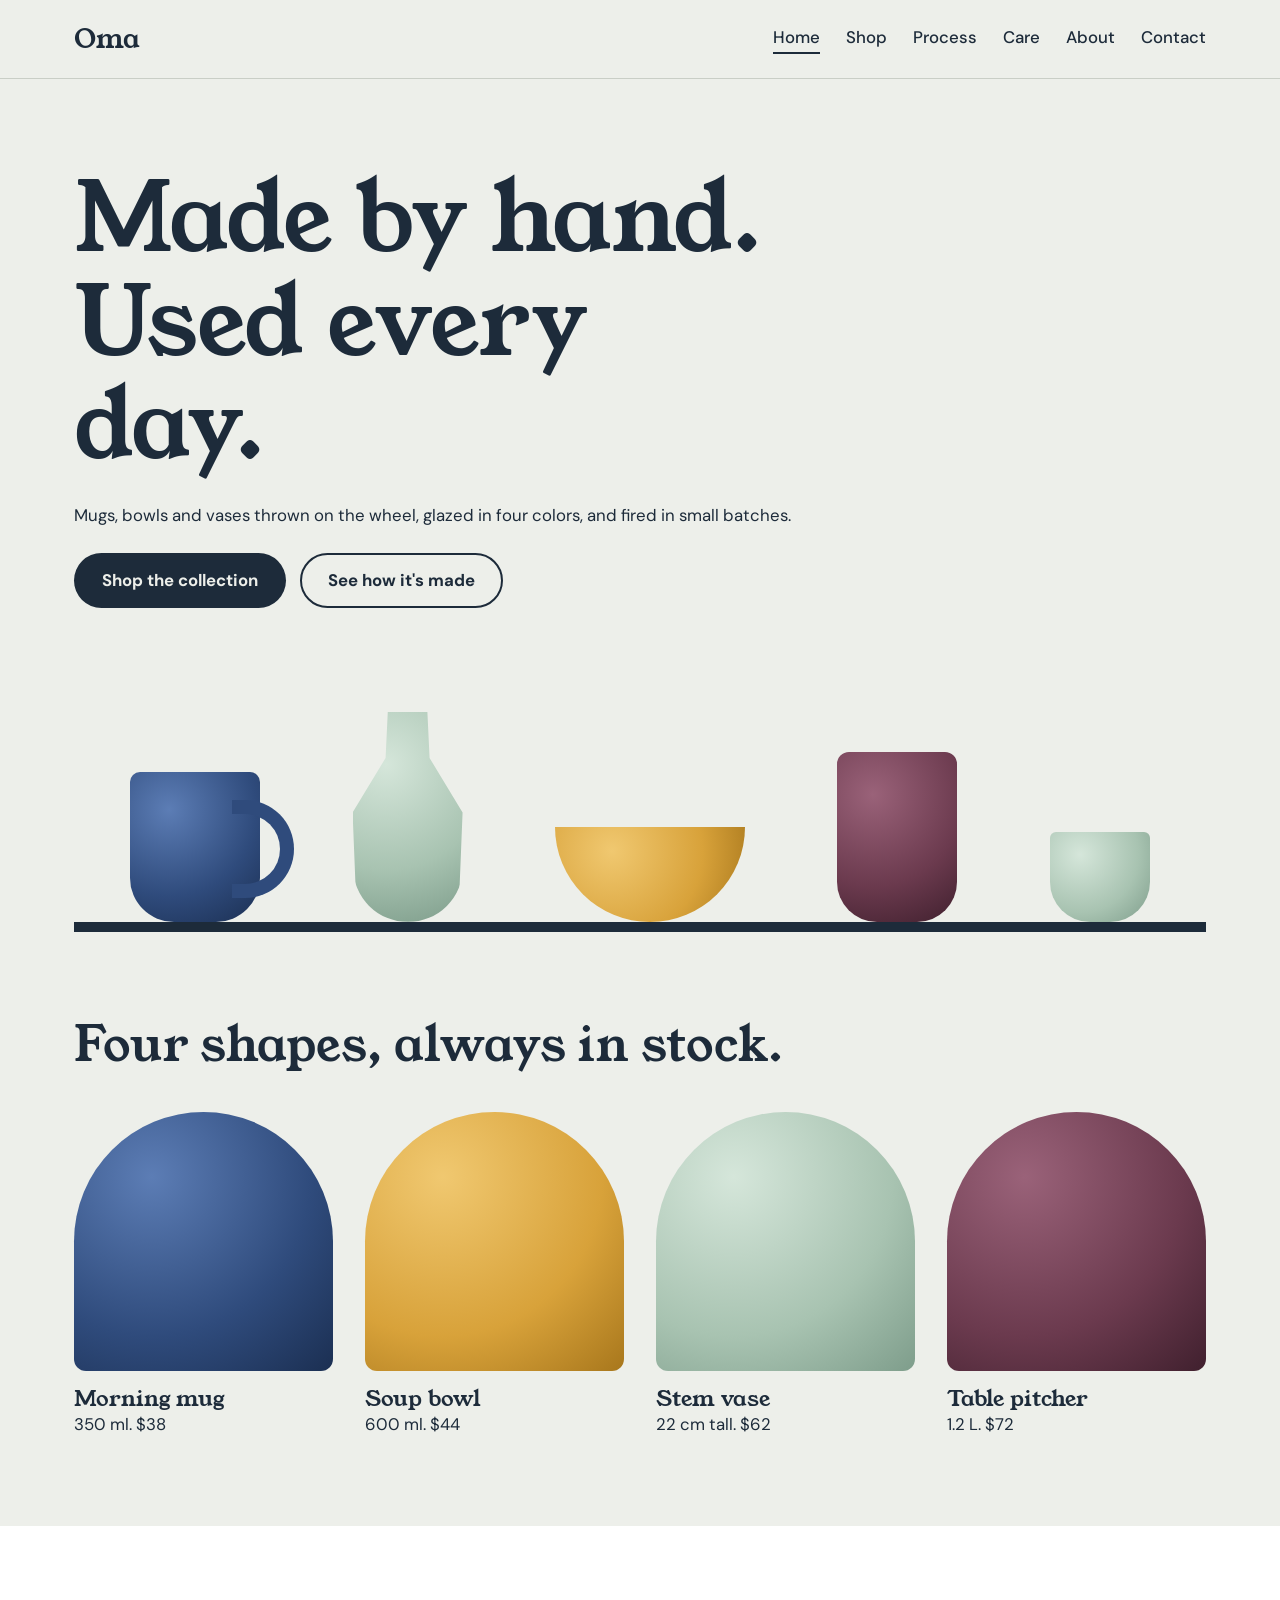
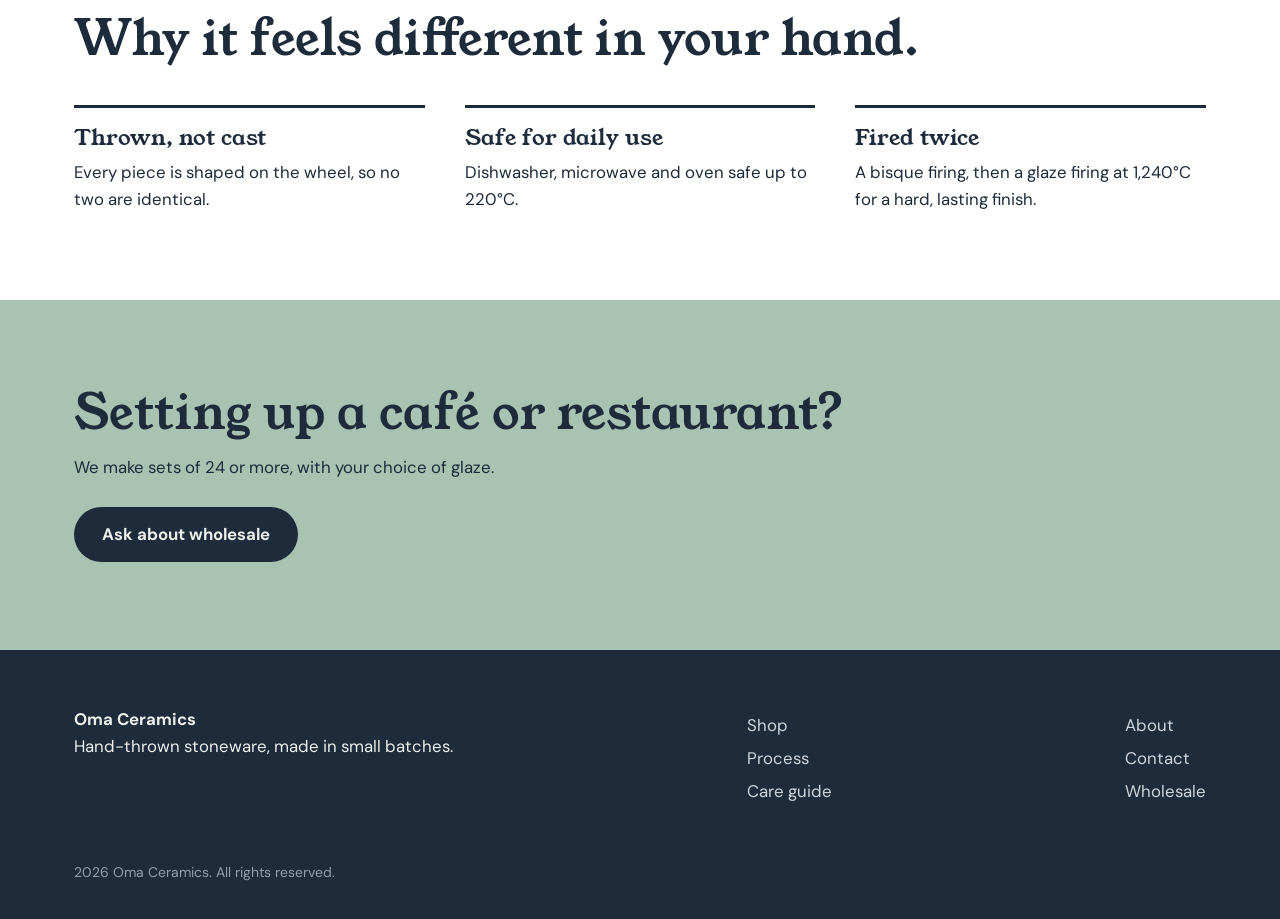
<file: index.html>
<!doctype html>
<html lang="en">
  <head>
    <meta charset="utf-8" />
    <meta name="viewport" content="width=device-width,initial-scale=1" />
    <title>Hand-thrown stoneware | Oma Ceramics</title>
    <meta
      name="description"
      content="Hand-thrown stoneware mugs, bowls and vases made in small batches."
    />
    <link rel="stylesheet" href="css/base.css" />
    <link rel="stylesheet" href="css/index.css" />
    <script src="js/index.js" defer></script>
  </head>
  <body>
    <header>
      <div class="wrap">
        <a class="logo" href="index.html">Oma</a>
        <nav>
          <a href="index.html" aria-current="page">Home</a
          ><a href="shop.html">Shop</a><a href="process.html">Process</a
          ><a href="care.html">Care</a><a href="about.html">About</a
          ><a href="contact.html">Contact</a>
        </nav>
      </div>
    </header>
    <main>
      <section class="hero">
        <div class="wrap">
          <h1>Made by hand. Used every day.</h1>
          <p>
            Mugs, bowls and vases thrown on the wheel, glazed in four colors,
            and fired in small batches.
          </p>
          <p class="cta">
            <a class="btn" href="shop.html">Shop the collection</a>
            <a class="btn alt" href="process.html">See how it's made</a>
          </p>
          <div
            class="shelf"
            role="img"
            aria-label="Illustration of five glazed vessels on a shelf"
          >
            <span class="vessel mug g-cobalt"></span
            ><span class="vessel vase g-celadon"></span
            ><span class="vessel bowl g-ochre"></span
            ><span class="vessel pitcher g-plum"></span
            ><span class="vessel cup g-celadon"></span>
          </div>
        </div>
      </section>
      <section class="picks">
        <div class="wrap">
          <h2>Four shapes, always in stock.</h2>
          <div class="grid">
            <a href="product.html"
              ><span class="tile g-cobalt"></span>
              <h3>Morning mug</h3>
              <p>350 ml. $38</p></a
            >
            <a href="shop.html"
              ><span class="tile g-ochre"></span>
              <h3>Soup bowl</h3>
              <p>600 ml. $44</p></a
            >
            <a href="shop.html"
              ><span class="tile g-celadon"></span>
              <h3>Stem vase</h3>
              <p>22 cm tall. $62</p></a
            >
            <a href="shop.html"
              ><span class="tile g-plum"></span>
              <h3>Table pitcher</h3>
              <p>1.2 L. $72</p></a
            >
          </div>
        </div>
      </section>
      <section class="promise">
        <div class="wrap">
          <h2>Why it feels different in your hand.</h2>
          <ul>
            <li>
              <h3>Thrown, not cast</h3>
              <p>
                Every piece is shaped on the wheel, so no two are identical.
              </p>
            </li>
            <li>
              <h3>Safe for daily use</h3>
              <p>Dishwasher, microwave and oven safe up to 220°C.</p>
            </li>
            <li>
              <h3>Fired twice</h3>
              <p>
                A bisque firing, then a glaze firing at 1,240°C for a hard,
                lasting finish.
              </p>
            </li>
          </ul>
        </div>
      </section>
      <section class="band">
        <div class="wrap">
          <h2>Setting up a café or restaurant?</h2>
          <p>We make sets of 24 or more, with your choice of glaze.</p>
          <a class="btn" href="contact.html">Ask about wholesale</a>
        </div>
      </section>
    </main>
    <footer>
      <div class="wrap">
        <div>
          <strong>Oma Ceramics</strong><br />Hand-thrown stoneware, made in
          small batches.
        </div>
        <div>
          <a href="shop.html">Shop</a><a href="process.html">Process</a
          ><a href="care.html">Care guide</a>
        </div>
        <div>
          <a href="about.html">About</a><a href="contact.html">Contact</a
          ><a href="contact.html">Wholesale</a>
        </div>
        <small>2026 Oma Ceramics. All rights reserved.</small>
      </div>
    </footer>
  </body>
</html>
</file>
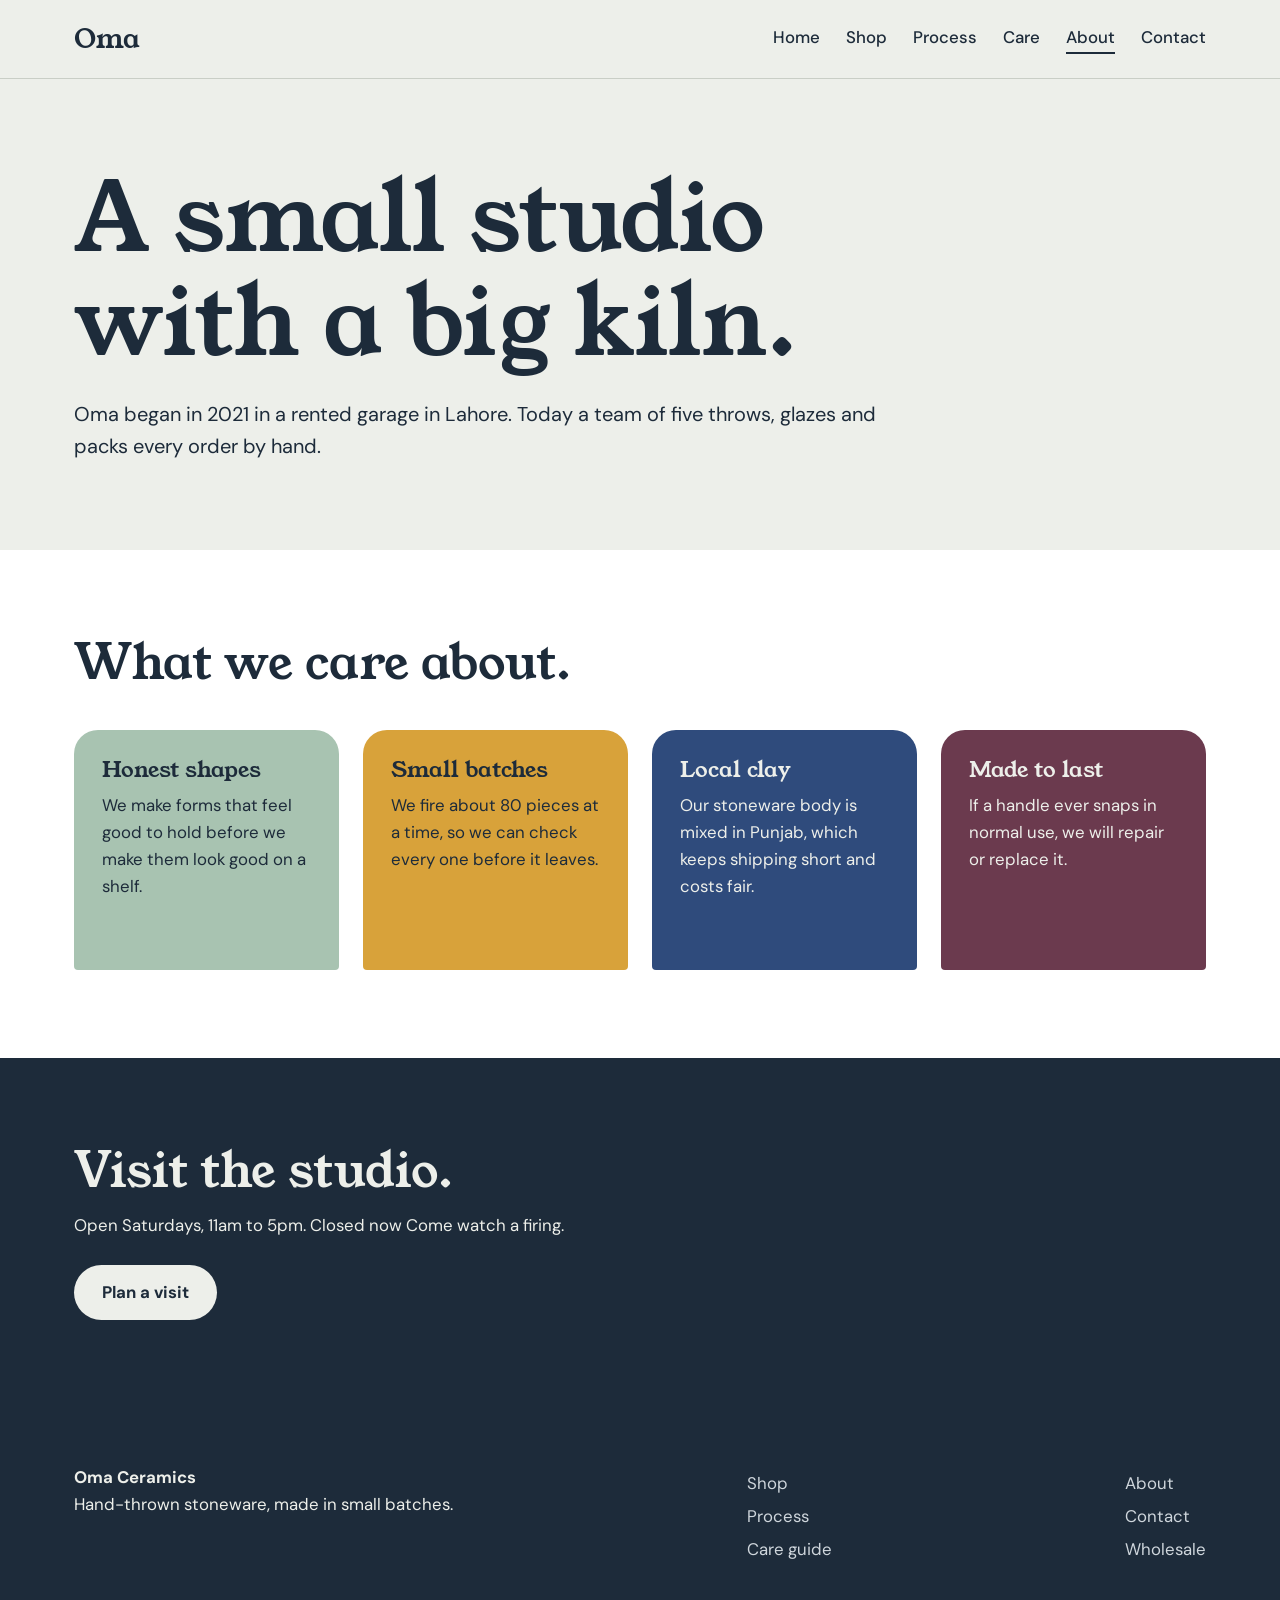
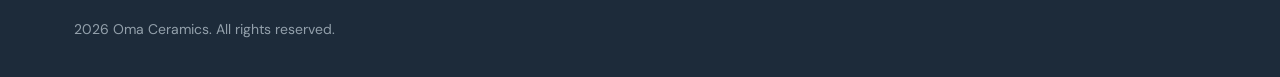
<file: about.html>
<!doctype html>
<html lang="en">
  <head>
    <meta charset="utf-8" />
    <meta name="viewport" content="width=device-width,initial-scale=1" />
    <title>About | Oma Ceramics</title>
    <meta
      name="description"
      content="Hand-thrown stoneware mugs, bowls and vases made in small batches."
    />
    <link rel="stylesheet" href="css/base.css" />
    <link rel="stylesheet" href="css/about.css" />
    <script src="js/about.js" defer></script>
  </head>
  <body>
    <header>
      <div class="wrap">
        <a class="logo" href="index.html">Oma</a>
        <nav>
          <a href="index.html">Home</a><a href="shop.html">Shop</a
          ><a href="process.html">Process</a><a href="care.html">Care</a
          ><a href="about.html" aria-current="page">About</a
          ><a href="contact.html">Contact</a>
        </nav>
      </div>
    </header>
    <main>
      <section class="intro">
        <div class="wrap">
          <h1>A small studio with a big kiln.</h1>
          <p>
            Oma began in 2021 in a rented garage in Lahore. Today a team of five
            throws, glazes and packs every order by hand.
          </p>
        </div>
      </section>
      <section class="vals">
        <div class="wrap">
          <h2>What we care about.</h2>
          <div class="cols">
            <div class="c1">
              <h3>Honest shapes</h3>
              <p>
                We make forms that feel good to hold before we make them look
                good on a shelf.
              </p>
            </div>
            <div class="c2">
              <h3>Small batches</h3>
              <p>
                We fire about 80 pieces at a time, so we can check every one
                before it leaves.
              </p>
            </div>
            <div class="c3">
              <h3>Local clay</h3>
              <p>
                Our stoneware body is mixed in Punjab, which keeps shipping
                short and costs fair.
              </p>
            </div>
            <div class="c4">
              <h3>Made to last</h3>
              <p>
                If a handle ever snaps in normal use, we will repair or replace
                it.
              </p>
            </div>
          </div>
        </div>
      </section>
      <section class="band">
        <div class="wrap">
          <h2>Visit the studio.</h2>
          <p>
            Open Saturdays, 11am to 5pm.
            <span class="status" data-studio-status></span> Come watch a firing.
          </p>
          <a class="btn" href="contact.html">Plan a visit</a>
        </div>
      </section>
    </main>
    <footer>
      <div class="wrap">
        <div>
          <strong>Oma Ceramics</strong><br />Hand-thrown stoneware, made in
          small batches.
        </div>
        <div>
          <a href="shop.html">Shop</a><a href="process.html">Process</a
          ><a href="care.html">Care guide</a>
        </div>
        <div>
          <a href="about.html">About</a><a href="contact.html">Contact</a
          ><a href="contact.html">Wholesale</a>
        </div>
        <small>2026 Oma Ceramics. All rights reserved.</small>
      </div>
    </footer>
  </body>
</html>
</file>
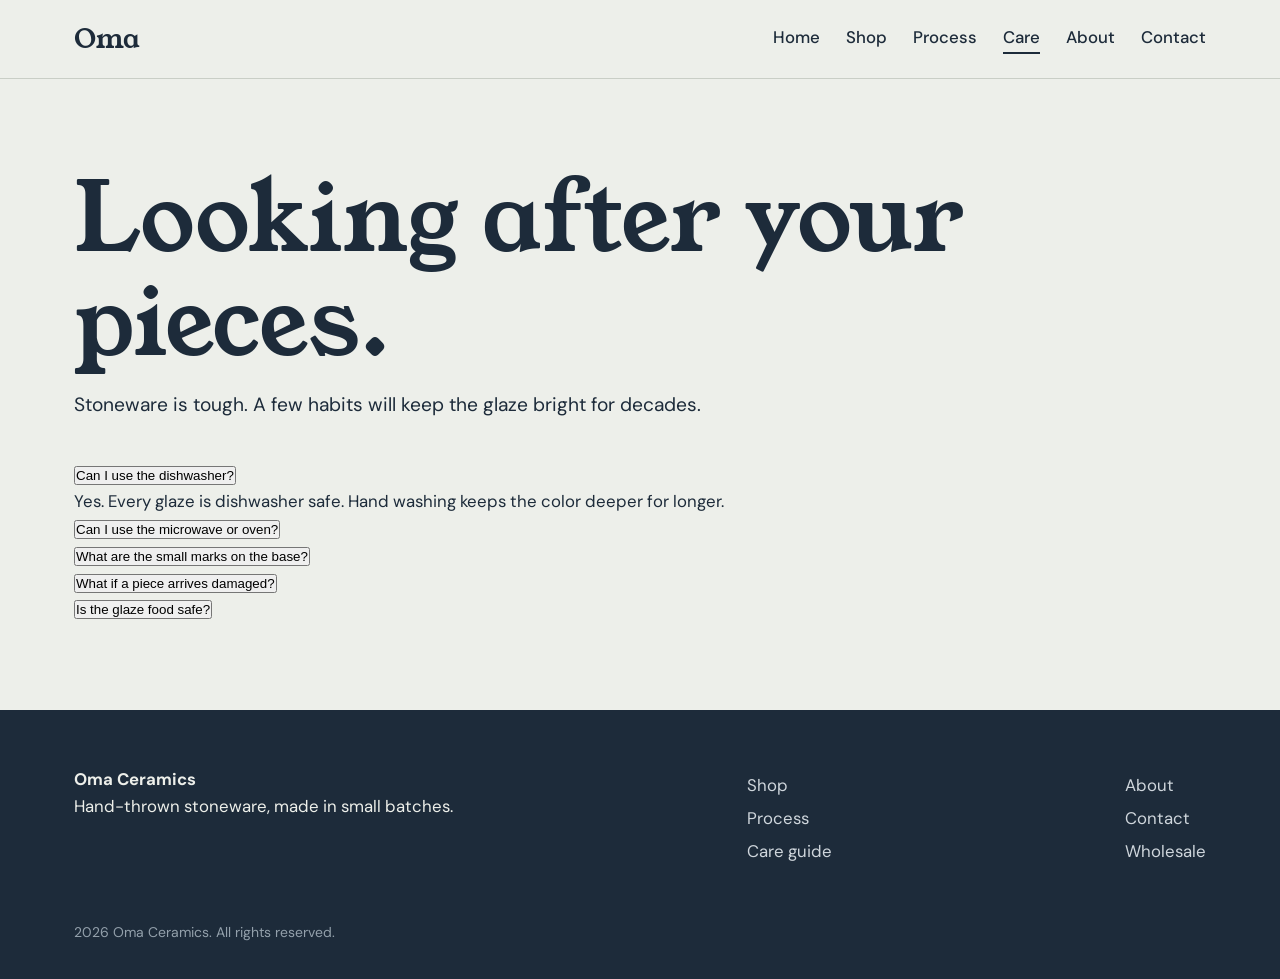
<file: care.html>
<!doctype html>
<html lang="en">
  <head>
    <meta charset="utf-8" />
    <meta name="viewport" content="width=device-width,initial-scale=1" />
    <title>Care guide | Oma Ceramics</title>
    <meta
      name="description"
      content="Hand-thrown stoneware mugs, bowls and vases made in small batches."
    />
    <link rel="stylesheet" href="css/base.css" />
    <link rel="stylesheet" href="css/care.css" />
    <script src="js/care.js" defer></script>
  </head>
  <body>
    <header>
      <div class="wrap">
        <a class="logo" href="index.html">Oma</a>
        <nav>
          <a href="index.html">Home</a><a href="shop.html">Shop</a
          ><a href="process.html">Process</a
          ><a href="care.html" aria-current="page">Care</a
          ><a href="about.html">About</a><a href="contact.html">Contact</a>
        </nav>
      </div>
    </header>
    <main>
      <section>
        <div class="wrap">
          <h1>Looking after your pieces.</h1>
          <p class="lead">
            Stoneware is tough. A few habits will keep the glaze bright for
            decades.
          </p>
          <div class="faq" data-accordion>
            <div class="acc-item">
              <button class="acc-btn" type="button" aria-expanded="true" aria-controls="faq-dishwasher">
                Can I use the dishwasher?
              </button>
              <div class="acc-panel" id="faq-dishwasher">
                <p>
                  Yes. Every glaze is dishwasher safe. Hand washing keeps the
                  color deeper for longer.
                </p>
              </div>
            </div>
            <div class="acc-item">
              <button class="acc-btn" type="button" aria-expanded="false" aria-controls="faq-heat">
                Can I use the microwave or oven?
              </button>
              <div class="acc-panel" id="faq-heat" hidden>
                <p>
                  Yes to both. Oven use is safe up to 220°C. Avoid moving a hot
                  piece straight onto a cold or wet surface.
                </p>
              </div>
            </div>
            <div class="acc-item">
              <button class="acc-btn" type="button" aria-expanded="false" aria-controls="faq-marks">
                What are the small marks on the base?
              </button>
              <div class="acc-panel" id="faq-marks" hidden>
                <p>
                  They are kiln stilt marks and wheel lines. They show the piece
                  was made by hand.
                </p>
              </div>
            </div>
            <div class="acc-item">
              <button class="acc-btn" type="button" aria-expanded="false" aria-controls="faq-damage">
                What if a piece arrives damaged?
              </button>
              <div class="acc-panel" id="faq-damage" hidden>
                <p>
                  Send us a photo within 7 days through the contact page and we
                  will replace it.
                </p>
              </div>
            </div>
            <div class="acc-item">
              <button class="acc-btn" type="button" aria-expanded="false" aria-controls="faq-food-safe">
                Is the glaze food safe?
              </button>
              <div class="acc-panel" id="faq-food-safe" hidden>
                <p>Yes. All glazes are lead-free and tested for food contact.</p>
              </div>
            </div>
          </div>
        </div>
      </section>
    </main>
    <footer>
      <div class="wrap">
        <div>
          <strong>Oma Ceramics</strong><br />Hand-thrown stoneware, made in
          small batches.
        </div>
        <div>
          <a href="shop.html">Shop</a><a href="process.html">Process</a
          ><a href="care.html">Care guide</a>
        </div>
        <div>
          <a href="about.html">About</a><a href="contact.html">Contact</a
          ><a href="contact.html">Wholesale</a>
        </div>
        <small>2026 Oma Ceramics. All rights reserved.</small>
      </div>
    </footer>
  </body>
</html>
</file>
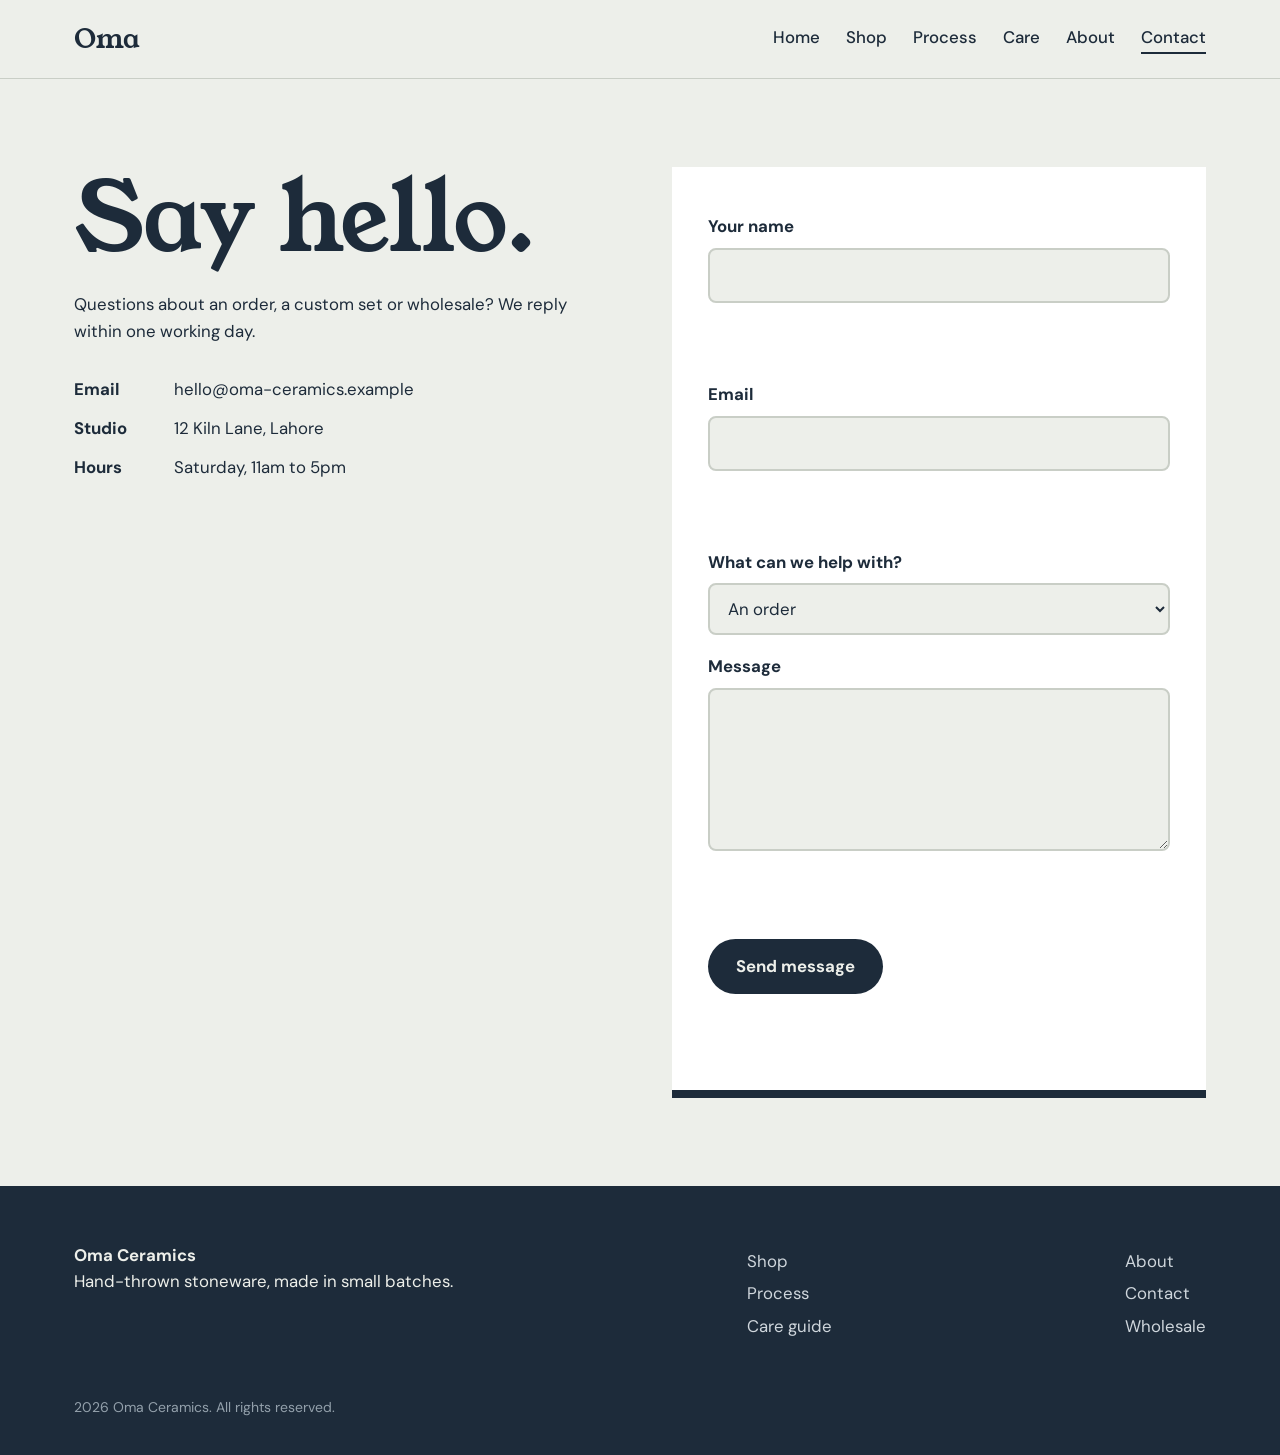
<file: contact.html>
<!doctype html>
<html lang="en">
  <head>
    <meta charset="utf-8" />
    <meta name="viewport" content="width=device-width,initial-scale=1" />
    <title>Contact | Oma Ceramics</title>
    <meta
      name="description"
      content="Hand-thrown stoneware mugs, bowls and vases made in small batches."
    />
    <link rel="stylesheet" href="css/base.css" />
    <link rel="stylesheet" href="css/contact.css" />
    <script src="js/contact.js" defer></script>
  </head>
  <body>
    <header>
      <div class="wrap">
        <a class="logo" href="index.html">Oma</a>
        <nav>
          <a href="index.html">Home</a><a href="shop.html">Shop</a
          ><a href="process.html">Process</a><a href="care.html">Care</a
          ><a href="about.html">About</a
          ><a href="contact.html" aria-current="page">Contact</a>
        </nav>
      </div>
    </header>
    <main>
      <section>
        <div class="wrap two">
          <div>
            <h1>Say hello.</h1>
            <p>
              Questions about an order, a custom set or wholesale? We reply
              within one working day.
            </p>
            <dl>
              <dt>Email</dt>
              <dd>hello@oma-ceramics.example</dd>
              <dt>Studio</dt>
              <dd>12 Kiln Lane, Lahore</dd>
              <dt>Hours</dt>
              <dd>Saturday, 11am to 5pm</dd>
            </dl>
          </div>
          <form action="#" method="post" novalidate data-contact-form>
            <label for="n">Your name</label>
            <input
              id="n"
              name="name"
              type="text"
              autocomplete="name"
              required
              aria-describedby="err-n"
            />
            <p class="err" id="err-n" aria-live="polite"></p>
            <label for="e">Email</label>
            <input
              id="e"
              name="email"
              type="email"
              autocomplete="email"
              required
              aria-describedby="err-e"
            />
            <p class="err" id="err-e" aria-live="polite"></p>
            <label for="t">What can we help with?</label>
            <select id="t" name="topic">
              <option>An order</option>
              <option>A custom set</option>
              <option>Wholesale</option>
              <option>Something else</option>
            </select>
            <label for="m">Message</label>
            <textarea
              id="m"
              name="message"
              rows="5"
              required
              aria-describedby="err-m"
            ></textarea>
            <p class="err" id="err-m" aria-live="polite"></p>
            <button class="btn" type="submit">Send message</button>
            <p class="form-status" id="form-status" role="status" aria-live="polite"></p>
          </form>
        </div>
      </section>
    </main>
    <footer>
      <div class="wrap">
        <div>
          <strong>Oma Ceramics</strong><br />Hand-thrown stoneware, made in
          small batches.
        </div>
        <div>
          <a href="shop.html">Shop</a><a href="process.html">Process</a
          ><a href="care.html">Care guide</a>
        </div>
        <div>
          <a href="about.html">About</a><a href="contact.html">Contact</a
          ><a href="contact.html">Wholesale</a>
        </div>
        <small>2026 Oma Ceramics. All rights reserved.</small>
      </div>
    </footer>
  </body>
</html>
</file>
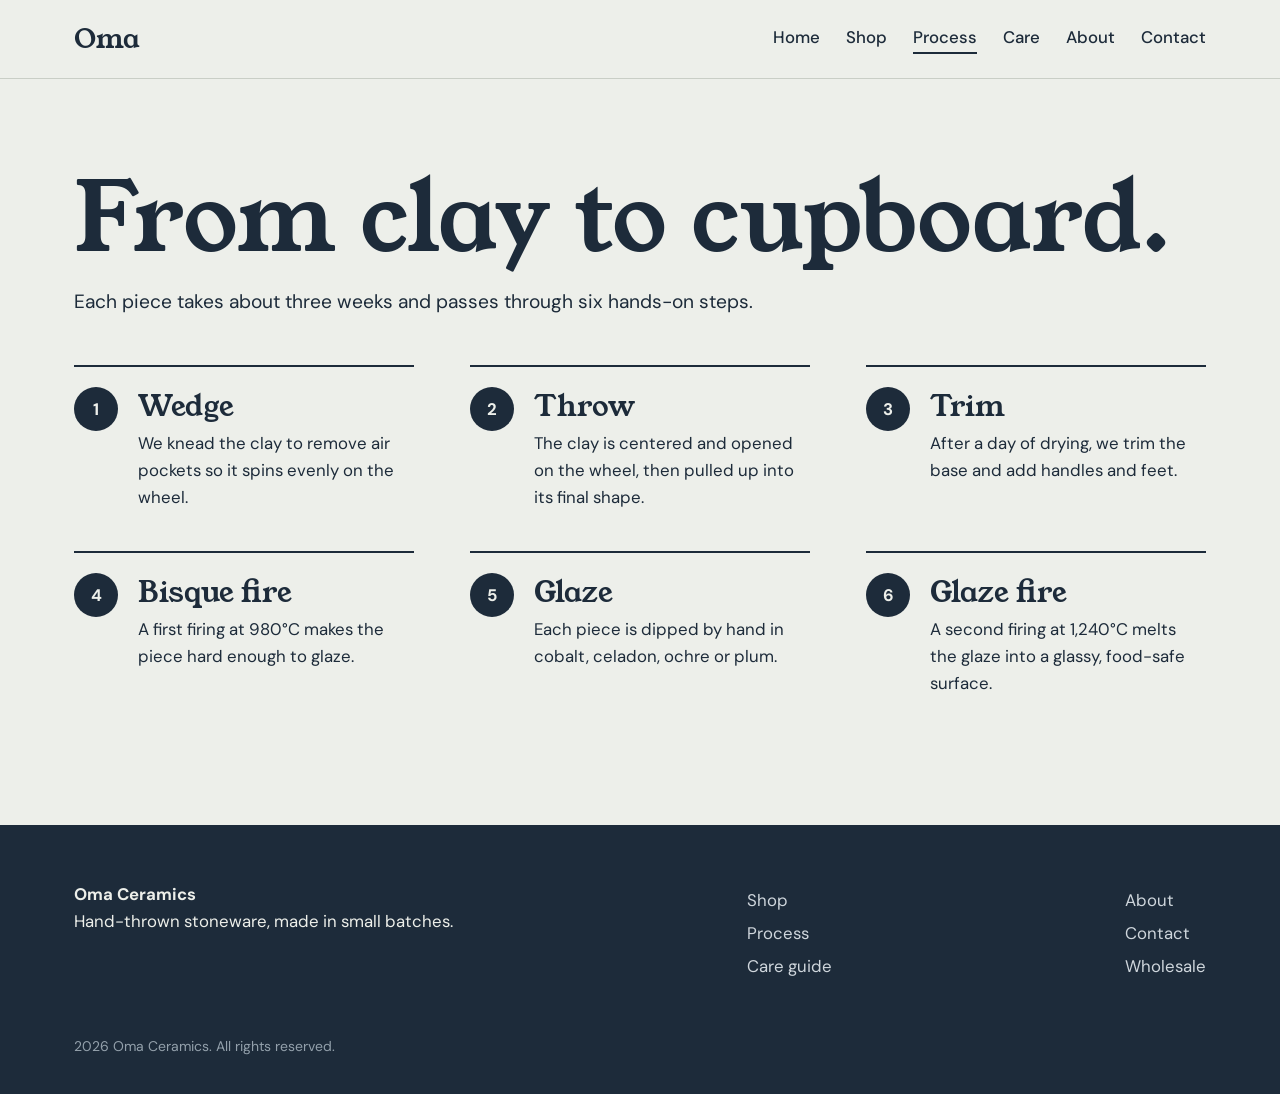
<file: process.html>
<!doctype html>
<html lang="en">
  <head>
    <meta charset="utf-8" />
    <meta name="viewport" content="width=device-width,initial-scale=1" />
    <title>Process | Oma Ceramics</title>
    <meta
      name="description"
      content="Hand-thrown stoneware mugs, bowls and vases made in small batches."
    />
    <link rel="stylesheet" href="css/base.css" />
    <link rel="stylesheet" href="css/process.css" />
    <script src="js/process.js" defer></script>
  </head>
  <body>
    <div class="read-progress" aria-hidden="true"><span></span></div>
    <header>
      <div class="wrap">
        <a class="logo" href="index.html">Oma</a>
        <nav>
          <a href="index.html">Home</a><a href="shop.html">Shop</a
          ><a href="process.html" aria-current="page">Process</a
          ><a href="care.html">Care</a><a href="about.html">About</a
          ><a href="contact.html">Contact</a>
        </nav>
      </div>
    </header>
    <main>
      <section>
        <div class="wrap">
          <h1>From clay to cupboard.</h1>
          <p class="lead">
            Each piece takes about three weeks and passes through six hands-on
            steps.
          </p>
          <ol class="steps">
            <li>
              <h2>Wedge</h2>
              <p>
                We knead the clay to remove air pockets so it spins evenly on
                the wheel.
              </p>
            </li>
            <li>
              <h2>Throw</h2>
              <p>
                The clay is centered and opened on the wheel, then pulled up
                into its final shape.
              </p>
            </li>
            <li>
              <h2>Trim</h2>
              <p>
                After a day of drying, we trim the base and add handles and
                feet.
              </p>
            </li>
            <li>
              <h2>Bisque fire</h2>
              <p>
                A first firing at 980°C makes the piece hard enough to glaze.
              </p>
            </li>
            <li>
              <h2>Glaze</h2>
              <p>
                Each piece is dipped by hand in cobalt, celadon, ochre or plum.
              </p>
            </li>
            <li>
              <h2>Glaze fire</h2>
              <p>
                A second firing at 1,240°C melts the glaze into a glassy,
                food-safe surface.
              </p>
            </li>
          </ol>
        </div>
      </section>
    </main>
    <footer>
      <div class="wrap">
        <div>
          <strong>Oma Ceramics</strong><br />Hand-thrown stoneware, made in
          small batches.
        </div>
        <div>
          <a href="shop.html">Shop</a><a href="process.html">Process</a
          ><a href="care.html">Care guide</a>
        </div>
        <div>
          <a href="about.html">About</a><a href="contact.html">Contact</a
          ><a href="contact.html">Wholesale</a>
        </div>
        <small>2026 Oma Ceramics. All rights reserved.</small>
      </div>
    </footer>
  </body>
</html>
</file>
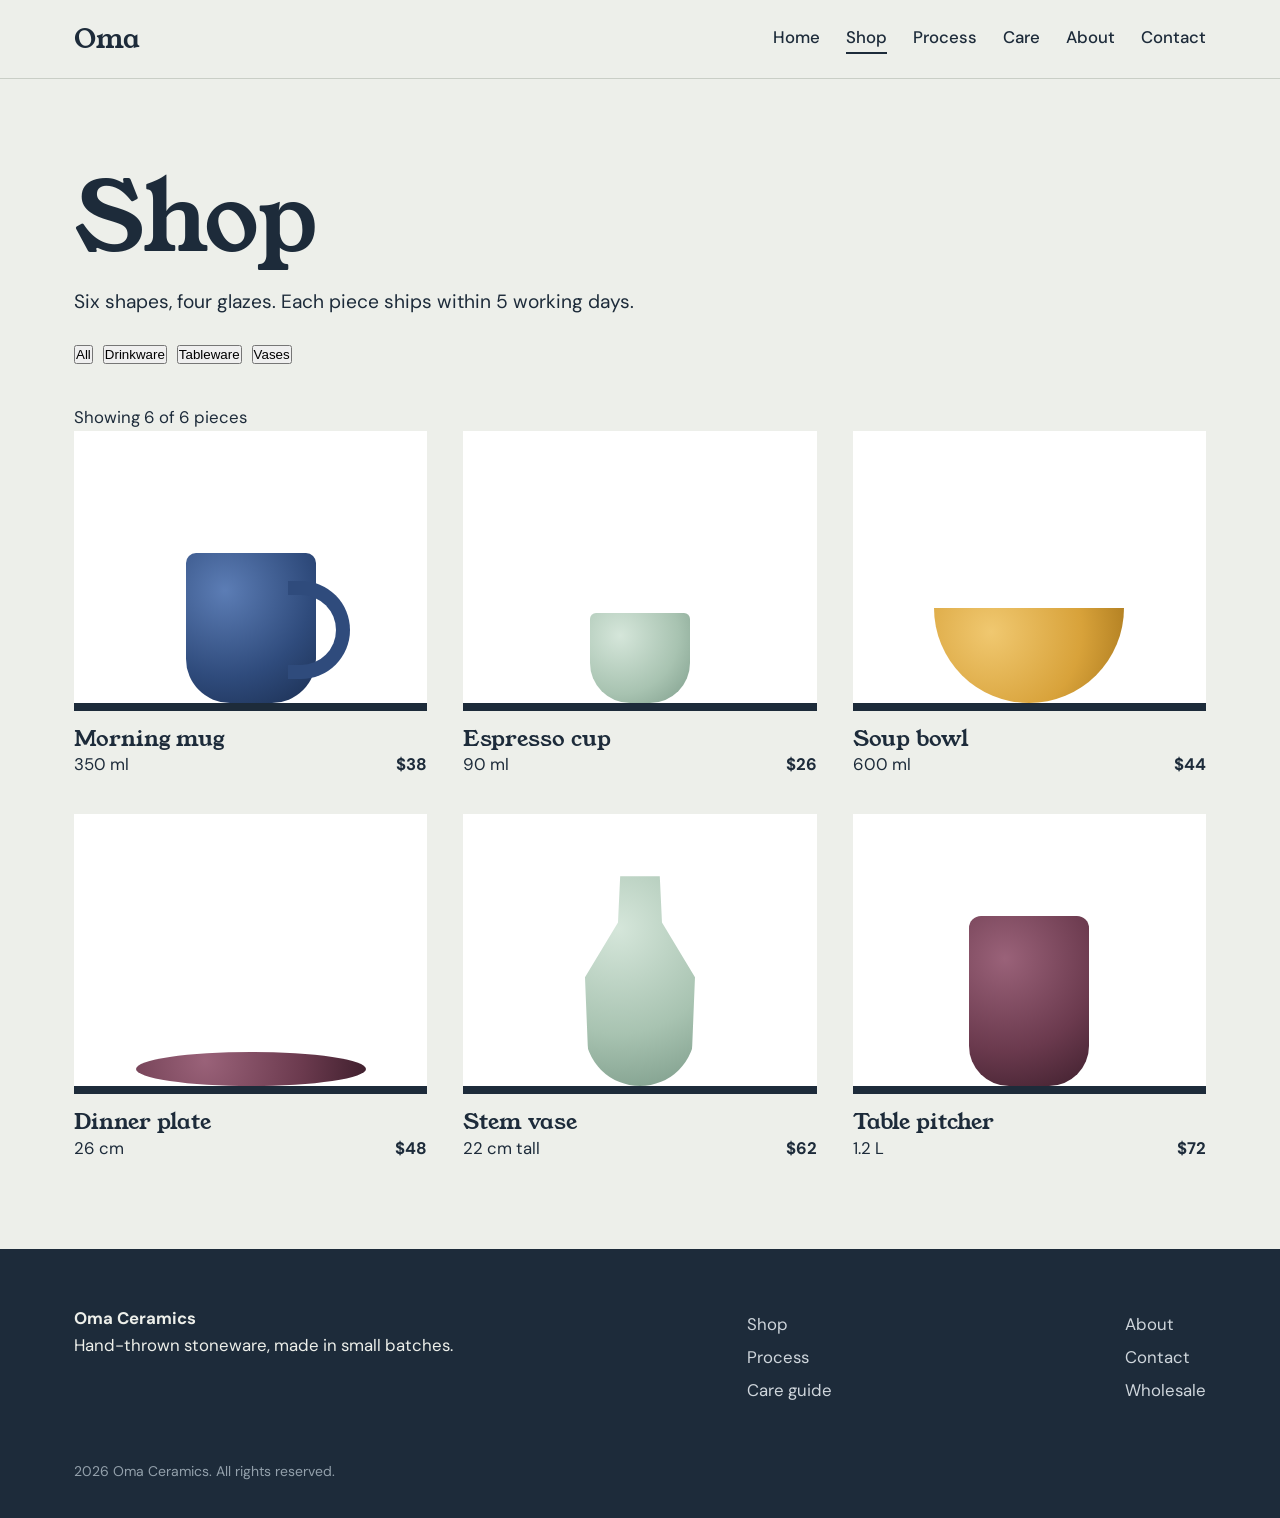
<file: shop.html>
<!doctype html>
<html lang="en">
  <head>
    <meta charset="utf-8" />
    <meta name="viewport" content="width=device-width,initial-scale=1" />
    <title>Shop | Oma Ceramics</title>
    <meta
      name="description"
      content="Hand-thrown stoneware mugs, bowls and vases made in small batches."
    />
    <link rel="stylesheet" href="css/base.css" />
    <link rel="stylesheet" href="css/shop.css" />
    <script src="js/shop.js" defer></script>
  </head>
  <body>
    <header>
      <div class="wrap">
        <a class="logo" href="index.html">Oma</a>
        <nav>
          <a href="index.html">Home</a
          ><a href="shop.html" aria-current="page">Shop</a
          ><a href="process.html">Process</a><a href="care.html">Care</a
          ><a href="about.html">About</a><a href="contact.html">Contact</a>
        </nav>
      </div>
    </header>
    <main>
      <section>
        <div class="wrap">
          <h1>Shop</h1>
          <p class="lead">
            Six shapes, four glazes. Each piece ships within 5 working days.
          </p>
          <div class="chips" role="group" aria-label="Filter products">
            <button type="button" class="chip on" data-filter="all" aria-pressed="true">
              All
            </button>
            <button type="button" class="chip" data-filter="drinkware" aria-pressed="false">
              Drinkware
            </button>
            <button type="button" class="chip" data-filter="tableware" aria-pressed="false">
              Tableware
            </button>
            <button type="button" class="chip" data-filter="vases" aria-pressed="false">
              Vases
            </button>
          </div>
          <p class="count" data-count aria-live="polite"></p>
          <div class="list">
            <a href="product.html" data-category="drinkware"
              ><span class="box"
                ><span class="vessel mug g-cobalt"></span
              ></span>
              <h3>Morning mug</h3>
              <p>350 ml<b>$38</b></p></a
            >
            <a href="product.html" data-category="drinkware"
              ><span class="box"
                ><span class="vessel cup g-celadon"></span
              ></span>
              <h3>Espresso cup</h3>
              <p>90 ml<b>$26</b></p></a
            >
            <a href="product.html" data-category="tableware"
              ><span class="box"
                ><span class="vessel bowl g-ochre"></span
              ></span>
              <h3>Soup bowl</h3>
              <p>600 ml<b>$44</b></p></a
            >
            <a href="product.html" data-category="tableware"
              ><span class="box"
                ><span class="vessel plate g-plum"></span
              ></span>
              <h3>Dinner plate</h3>
              <p>26 cm<b>$48</b></p></a
            >
            <a href="product.html" data-category="vases"
              ><span class="box"
                ><span class="vessel vase g-celadon"></span
              ></span>
              <h3>Stem vase</h3>
              <p>22 cm tall<b>$62</b></p></a
            >
            <a href="product.html" data-category="tableware"
              ><span class="box"
                ><span class="vessel pitcher g-plum"></span
              ></span>
              <h3>Table pitcher</h3>
              <p>1.2 L<b>$72</b></p></a
            >
          </div>
        </div>
      </section>
    </main>
    <footer>
      <div class="wrap">
        <div>
          <strong>Oma Ceramics</strong><br />Hand-thrown stoneware, made in
          small batches.
        </div>
        <div>
          <a href="shop.html">Shop</a><a href="process.html">Process</a
          ><a href="care.html">Care guide</a>
        </div>
        <div>
          <a href="about.html">About</a><a href="contact.html">Contact</a
          ><a href="contact.html">Wholesale</a>
        </div>
        <small>2026 Oma Ceramics. All rights reserved.</small>
      </div>
    </footer>
  </body>
</html>
</file>
<file: css/base.css>
@import url("https://fonts.googleapis.com/css2?family=Young+Serif&family=DM+Sans:wght@400;500;700&display=swap");
:root {
  --paper: #edefea;
  --ink: #1d2b3a;
  --cobalt: #2f4b7c;
  --celadon: #a8c3b1;
  --ochre: #d8a23a;
  --plum: #6b3a4e;
  --line: #c9cec6;
  --serif: "Young Serif", Georgia, serif;
  --sans: "DM Sans", system-ui, sans-serif;
}
* {
  box-sizing: border-box;
  margin: 0;
  padding: 0;
}
body {
  background: var(--paper);
  color: var(--ink);
  font: 400 1.05rem/1.6 var(--sans);
}
a {
  color: inherit;
}
:focus-visible {
  outline: 3px solid var(--cobalt);
  outline-offset: 3px;
}
h1,
h2,
h3 {
  font-family: var(--serif);
  font-weight: 400;
  line-height: 1.08;
}
h1 {
  font-size: clamp(2.8rem, 8vw, 6rem);
}
h2 {
  font-size: clamp(1.9rem, 4vw, 3rem);
}
h3 {
  font-size: 1.4rem;
}
p {
  max-width: 60ch;
}
.wrap {
  max-width: 1180px;
  margin: 0 auto;
  padding: 0 24px;
}
section {
  padding: 88px 0;
}
header {
  border-bottom: 1px solid var(--line);
}
header .wrap {
  display: flex;
  justify-content: space-between;
  align-items: center;
  padding-top: 20px;
  padding-bottom: 20px;
  flex-wrap: wrap;
  gap: 12px;
}
.logo {
  font: 1.7rem var(--serif);
  text-decoration: none;
}
nav {
  display: flex;
  gap: 26px;
  flex-wrap: wrap;
}
nav a {
  text-decoration: none;
  font-weight: 500;
  padding-bottom: 2px;
  border-bottom: 2px solid transparent;
}
nav a:hover,
nav a[aria-current] {
  border-color: var(--ink);
}
.btn {
  display: inline-block;
  background: var(--ink);
  color: var(--paper);
  padding: 14px 28px;
  border-radius: 999px;
  text-decoration: none;
  font-weight: 700;
}
.btn.alt {
  background: transparent;
  color: var(--ink);
  border: 2px solid var(--ink);
  padding: 12px 26px;
}
footer {
  background: var(--ink);
  color: var(--paper);
  padding: 56px 0 36px;
}
footer .wrap {
  display: flex;
  justify-content: space-between;
  gap: 32px;
  flex-wrap: wrap;
}
footer a {
  display: block;
  color: #cfd6dc;
  text-decoration: none;
  margin-top: 6px;
}
footer small {
  display: block;
  width: 100%;
  margin-top: 24px;
  color: #93a0ab;
}
/* vessels drawn in css */
.vessel {
  position: relative;
  display: block;
  margin: 0 auto;
}
.mug {
  width: 130px;
  height: 150px;
  border-radius: 10px 10px 44px 44px;
}
.mug::after {
  content: "";
  position: absolute;
  right: -34px;
  top: 28px;
  width: 48px;
  height: 70px;
  border: 14px solid;
  border-color: inherit;
  border-radius: 0 50px 50px 0;
  border-left: 0;
}
.bowl {
  width: 190px;
  height: 95px;
  border-radius: 0 0 190px 190px;
}
.vase {
  width: 110px;
  height: 210px;
  border-radius: 30px 30px 55px 55px/60px 60px 55px 55px;
  clip-path: polygon(
    32% 0,
    68% 0,
    70% 22%,
    100% 48%,
    96% 100%,
    4% 100%,
    0 48%,
    30% 22%
  );
}
.plate {
  width: 230px;
  height: 34px;
  border-radius: 50%;
}
.pitcher {
  width: 120px;
  height: 170px;
  border-radius: 12px 12px 40px 40px;
}
.cup {
  width: 100px;
  height: 90px;
  border-radius: 6px 6px 40px 40px;
}
.g-cobalt {
  background: radial-gradient(
    circle at 30% 25%,
    #5c7db5,
    var(--cobalt) 60%,
    #1b2f52
  );
  border-color: var(--cobalt);
}
.g-celadon {
  background: radial-gradient(
    circle at 30% 25%,
    #d5e6da,
    var(--celadon) 60%,
    #7e9d8b
  );
  border-color: var(--celadon);
}
.g-ochre {
  background: radial-gradient(
    circle at 30% 25%,
    #f0c870,
    var(--ochre) 60%,
    #a8771c
  );
  border-color: var(--ochre);
}
.g-plum {
  background: radial-gradient(
    circle at 30% 25%,
    #9a6279,
    var(--plum) 60%,
    #40202e
  );
  border-color: var(--plum);
}
.shelf {
  display: flex;
  align-items: flex-end;
  justify-content: space-around;
  gap: 20px;
  border-bottom: 10px solid var(--ink);
  padding: 0 20px 0;
  min-height: 260px;
}
.shelf .vessel {
  margin: 0;
}
@media (max-width: 700px) {
  section {
    padding: 56px 0;
  }
  .shelf {
    flex-wrap: wrap;
    justify-content: center;
  }
}
</file>
<file: css/index.css>
.hero {
  padding-bottom: 0;
}
.hero h1 {
  max-width: 12ch;
}
.hero p {
  margin: 24px 0;
}
.cta {
  display: flex;
  gap: 14px;
  flex-wrap: wrap;
  margin-bottom: 64px !important;
}
.grid {
  display: grid;
  grid-template-columns: repeat(auto-fit, minmax(230px, 1fr));
  gap: 32px;
  margin-top: 40px;
}
.grid a {
  text-decoration: none;
}
.tile {
  display: block;
  aspect-ratio: 1;
  border-radius: 50% 50% 12px 12px;
  margin-bottom: 16px;
}
.promise {
  background: #fff;
}
.promise ul {
  list-style: none;
  display: grid;
  grid-template-columns: repeat(auto-fit, minmax(260px, 1fr));
  gap: 40px;
  margin-top: 40px;
}
.promise li {
  border-top: 3px solid var(--ink);
  padding-top: 18px;
}
.promise p {
  margin-top: 8px;
}
.band {
  background: var(--celadon);
}
.band p {
  margin: 14px 0 26px;
}
</file>
<file: css/about.css>
.intro p {
  margin-top: 24px;
  font-size: 1.25rem;
}
.intro h1 {
  max-width: 14ch;
}
.vals {
  background: #fff;
}
.cols {
  display: grid;
  grid-template-columns: repeat(auto-fit, minmax(240px, 1fr));
  gap: 24px;
  margin-top: 40px;
}
.cols div {
  padding: 28px;
  border-radius: 24px 24px 4px 4px;
  min-height: 240px;
}
.cols p {
  margin-top: 10px;
}
.c1 {
  background: var(--celadon);
}
.c2 {
  background: var(--ochre);
}
.c3 {
  background: var(--cobalt);
  color: var(--paper);
}
.c4 {
  background: var(--plum);
  color: var(--paper);
}
.band {
  background: var(--ink);
  color: var(--paper);
}
.band p {
  margin: 14px 0 26px;
}
.band .btn {
  background: var(--paper);
  color: var(--ink);
}
</file>
<file: css/care.css>
.lead {
  margin: 16px 0 40px;
  font-size: 1.2rem;
}
.faq {
  max-width: 760px;
}
details {
  border-top: 2px solid var(--ink);
  padding: 20px 0;
}
details:last-child {
  border-bottom: 2px solid var(--ink);
}
summary {
  font: 1.3rem var(--serif);
  cursor: pointer;
  list-style: none;
  display: flex;
  justify-content: space-between;
}
summary::after {
  content: "+";
  font-family: var(--sans);
}
details[open] summary::after {
  content: "\2212";
}
details p {
  margin-top: 12px;
}
</file>
<file: css/contact.css>
.two {
  display: grid;
  grid-template-columns: 1fr 1fr;
  gap: 64px;
  align-items: start;
}
.two p {
  margin: 20px 0 32px;
}
dl {
  display: grid;
  grid-template-columns: 80px 1fr;
  gap: 12px 20px;
}
dt {
  font-weight: 700;
}
form {
  background: #fff;
  padding: 36px;
  border-bottom: 8px solid var(--ink);
  display: grid;
  gap: 8px;
}
label {
  font-weight: 700;
  margin-top: 10px;
}
input,
select,
textarea {
  font: inherit;
  padding: 12px 14px;
  border: 2px solid var(--line);
  background: var(--paper);
  color: var(--ink);
  border-radius: 8px;
  width: 100%;
}
form .btn {
  margin-top: 20px;
  border: 0;
  cursor: pointer;
  font: inherit;
  font-weight: 700;
  justify-self: start;
}
@media (max-width: 800px) {
  .two {
    grid-template-columns: 1fr;
    gap: 36px;
  }
}
</file>
<file: css/process.css>
.lead {
  margin: 16px 0 48px;
  font-size: 1.2rem;
}
.steps {
  list-style: none;
  counter-reset: s;
  display: grid;
  grid-template-columns: repeat(auto-fit, minmax(320px, 1fr));
  gap: 0 56px;
}
.steps li {
  counter-increment: s;
  border-top: 2px solid var(--ink);
  padding: 24px 0 40px 64px;
  position: relative;
}
.steps li::before {
  content: counter(s);
  position: absolute;
  left: 0;
  top: 20px;
  width: 44px;
  height: 44px;
  border-radius: 50%;
  background: var(--ink);
  color: var(--paper);
  display: grid;
  place-items: center;
  font-weight: 700;
}
.steps h2 {
  font-size: 1.8rem;
  margin-bottom: 8px;
}
</file>
<file: css/shop.css>
.lead {
  margin: 16px 0 28px;
  font-size: 1.2rem;
}
.chips {
  display: flex;
  gap: 10px;
  flex-wrap: wrap;
  margin-bottom: 40px;
}
.chips a {
  padding: 8px 20px;
  border: 2px solid var(--ink);
  border-radius: 999px;
  text-decoration: none;
  font-weight: 500;
}
.chips a.on {
  background: var(--ink);
  color: var(--paper);
}
.list {
  display: grid;
  grid-template-columns: repeat(auto-fill, minmax(300px, 1fr));
  gap: 36px;
}
.list a {
  text-decoration: none;
}
.box {
  display: flex;
  align-items: flex-end;
  justify-content: center;
  height: 280px;
  background: #fff;
  border-bottom: 8px solid var(--ink);
  margin-bottom: 16px;
  padding-bottom: 0;
}
.box .vessel {
  margin: 0;
}
.list p {
  display: flex;
  justify-content: space-between;
  max-width: none;
}
</file>
